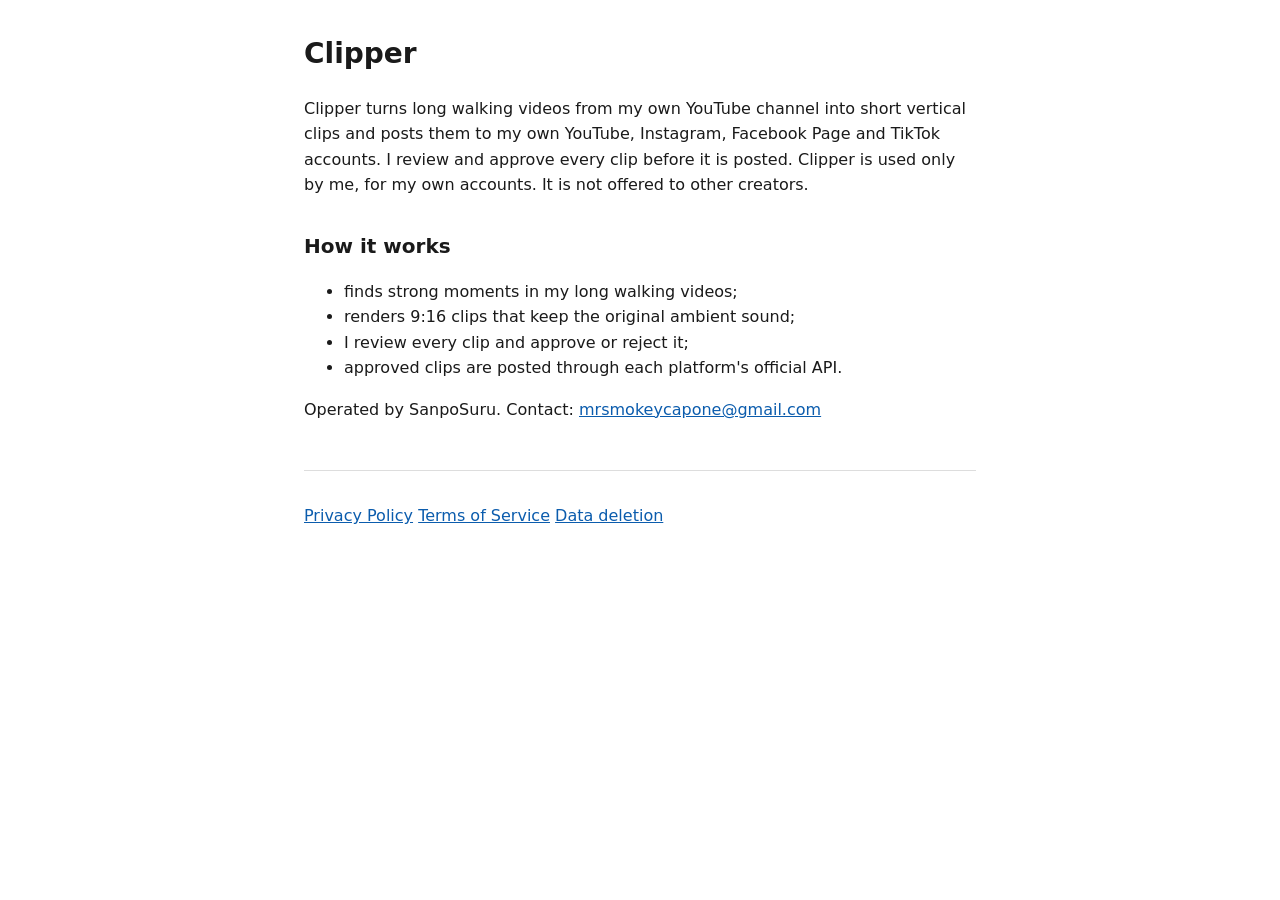
<file: index.html>
<!DOCTYPE html>
<html lang="en">
<head>
  <meta charset="UTF-8">
  <meta name="viewport" content="width=device-width, initial-scale=1">
  <meta http-equiv="Content-Security-Policy" content="default-src 'none'; style-src 'self'; img-src 'self'; base-uri 'none'; form-action 'none'">
  <title>Clipper</title>
  <link rel="stylesheet" href="style.css">
</head>
<body>
  <main>
    <h1>Clipper</h1>
    <p>Clipper turns long walking videos from my own YouTube channel into short vertical clips and posts them to my own YouTube, Instagram, Facebook Page and TikTok accounts. I review and approve every clip before it is posted. Clipper is used only by me, for my own accounts. It is not offered to other creators.</p>

    <h2>How it works</h2>
    <ul>
      <li>finds strong moments in my long walking videos;</li>
      <li>renders 9:16 clips that keep the original ambient sound;</li>
      <li>I review every clip and approve or reject it;</li>
      <li>approved clips are posted through each platform's official API.</li>
    </ul>

    <p>Operated by SanpoSuru. Contact: <a href="mailto:mrsmokeycapone@gmail.com">mrsmokeycapone@gmail.com</a></p>
  </main>

  <footer>
    <p><a href="privacy.html">Privacy Policy</a> <a href="terms.html">Terms of Service</a> <a href="data-deletion.html">Data deletion</a></p>
  </footer>
</body>
</html>
</file>
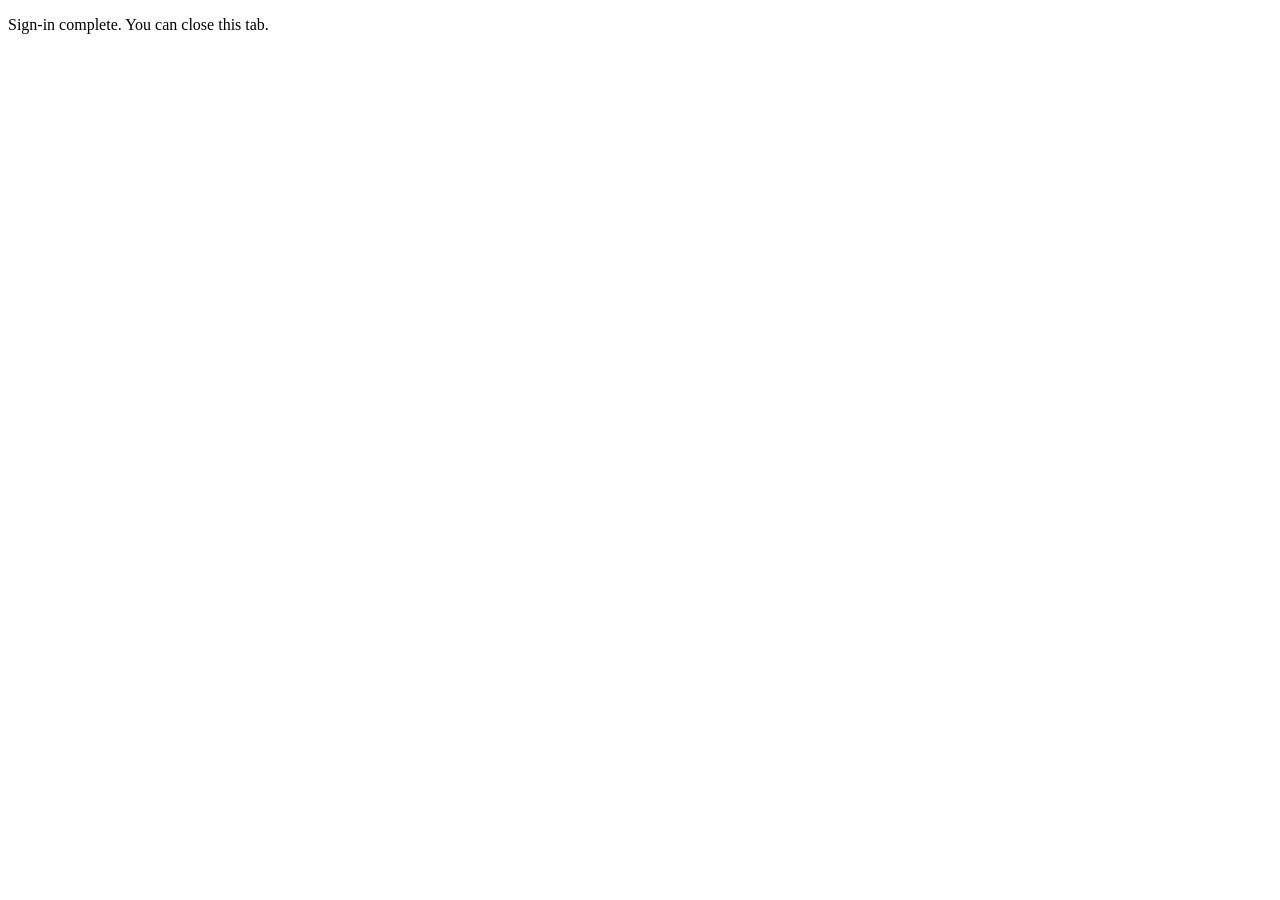
<file: callback.html>
<!DOCTYPE html>
<html lang="en">
<head>
  <meta charset="UTF-8">
  <meta name="robots" content="noindex">
  <meta name="referrer" content="no-referrer">
  <meta http-equiv="Content-Security-Policy" content="default-src 'none'">
  <title>Sign-in complete</title>
</head>
<body>
  <p>Sign-in complete. You can close this tab.</p>
</body>
</html>
</file>
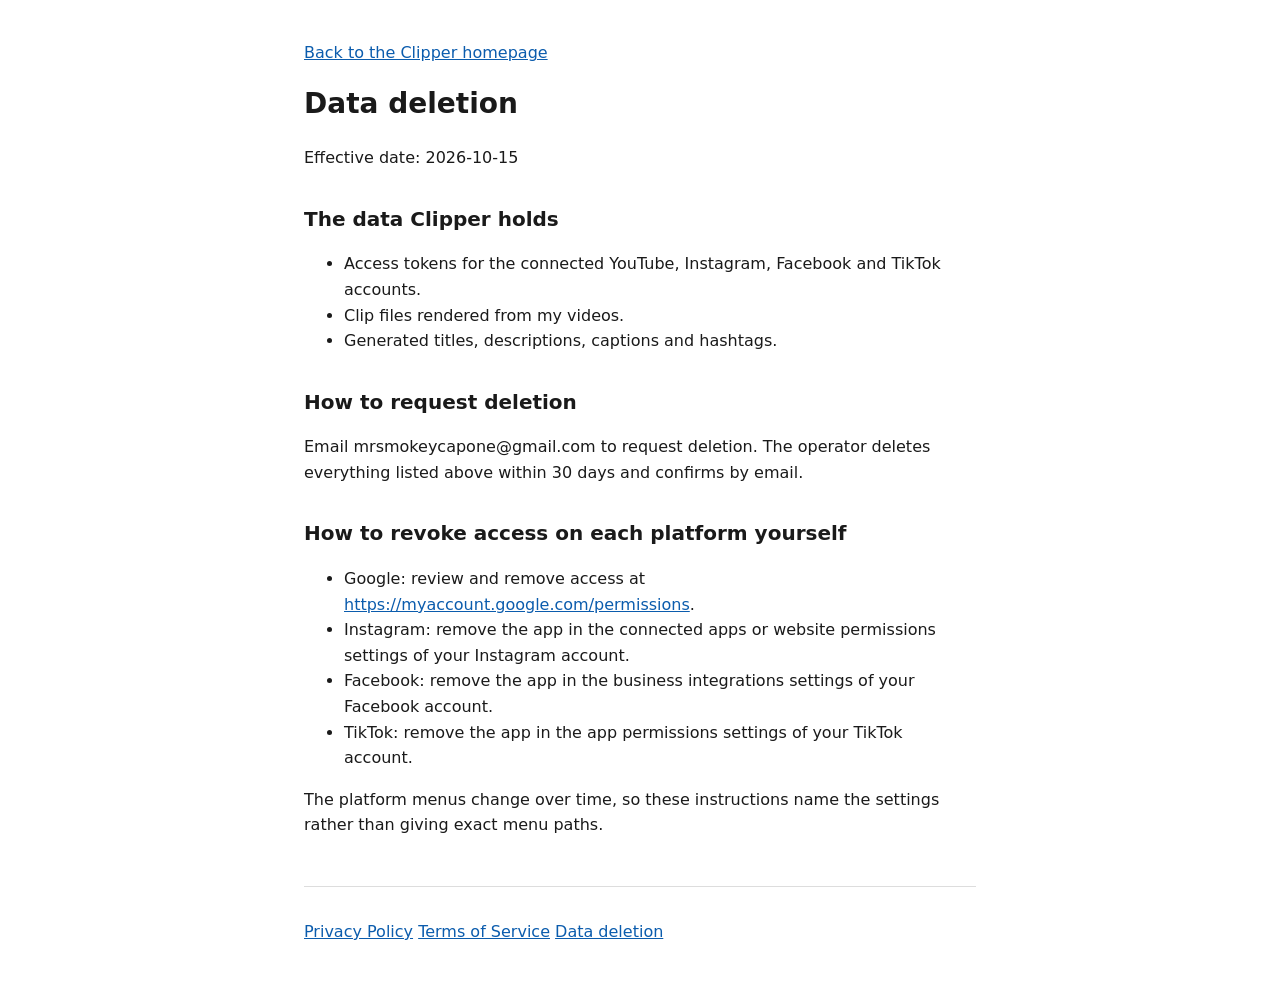
<file: data-deletion.html>
<!DOCTYPE html>
<html lang="en">
<head>
  <meta charset="UTF-8">
  <meta name="viewport" content="width=device-width, initial-scale=1">
  <meta http-equiv="Content-Security-Policy" content="default-src 'none'; style-src 'self'; img-src 'self'; base-uri 'none'; form-action 'none'">
  <title>Data deletion - Clipper</title>
  <link rel="stylesheet" href="style.css">
</head>
<body>
  <main>
    <p><a href="index.html">Back to the Clipper homepage</a></p>

    <h1>Data deletion</h1>
    <p>Effective date: 2026-10-15</p>

    <h2>The data Clipper holds</h2>
    <ul>
      <li>Access tokens for the connected YouTube, Instagram, Facebook and TikTok accounts.</li>
      <li>Clip files rendered from my videos.</li>
      <li>Generated titles, descriptions, captions and hashtags.</li>
    </ul>

    <h2>How to request deletion</h2>
    <p>Email mrsmokeycapone@gmail.com to request deletion. The operator deletes everything listed above within 30 days and confirms by email.</p>

    <h2>How to revoke access on each platform yourself</h2>
    <ul>
      <li>Google: review and remove access at <a href="https://myaccount.google.com/permissions">https://myaccount.google.com/permissions</a>.</li>
      <li>Instagram: remove the app in the connected apps or website permissions settings of your Instagram account.</li>
      <li>Facebook: remove the app in the business integrations settings of your Facebook account.</li>
      <li>TikTok: remove the app in the app permissions settings of your TikTok account.</li>
    </ul>
    <p>The platform menus change over time, so these instructions name the settings rather than giving exact menu paths.</p>
  </main>

  <footer>
    <p><a href="privacy.html">Privacy Policy</a> <a href="terms.html">Terms of Service</a> <a href="data-deletion.html">Data deletion</a></p>
  </footer>
</body>
</html>
</file>
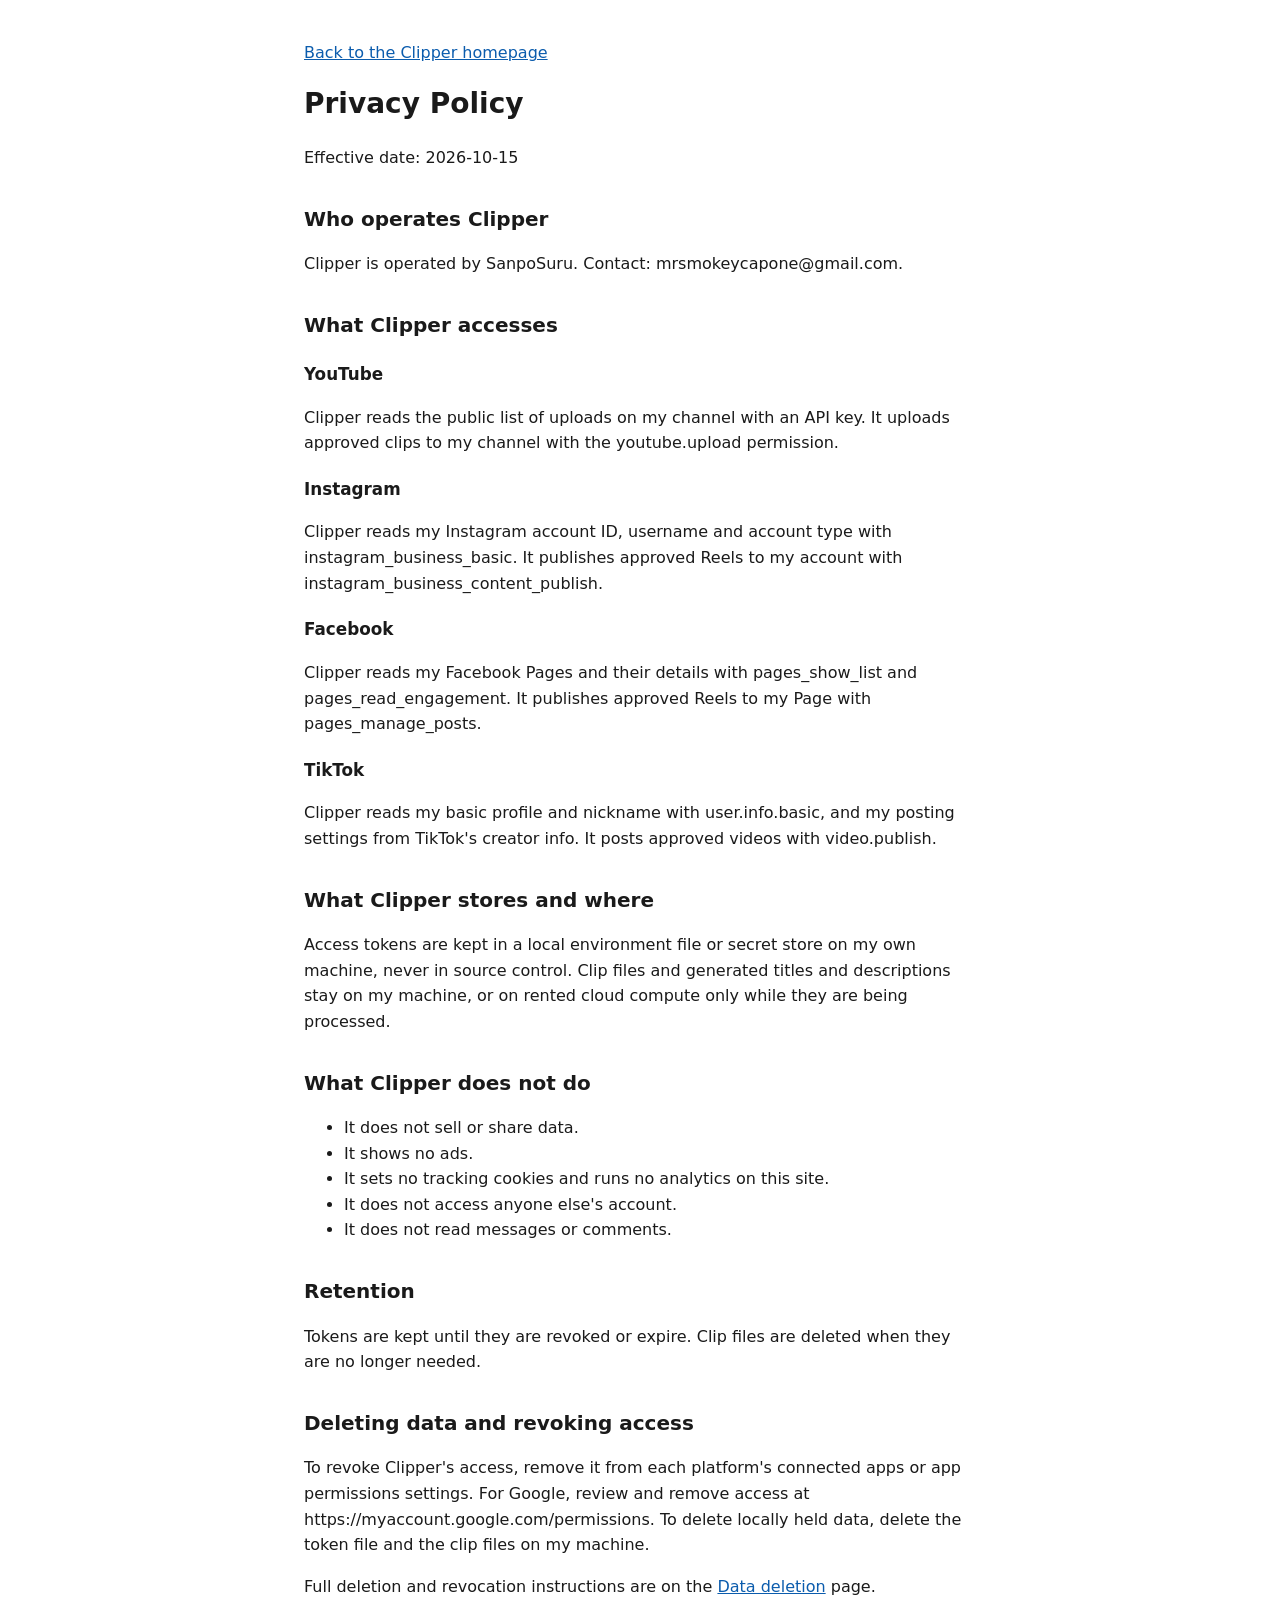
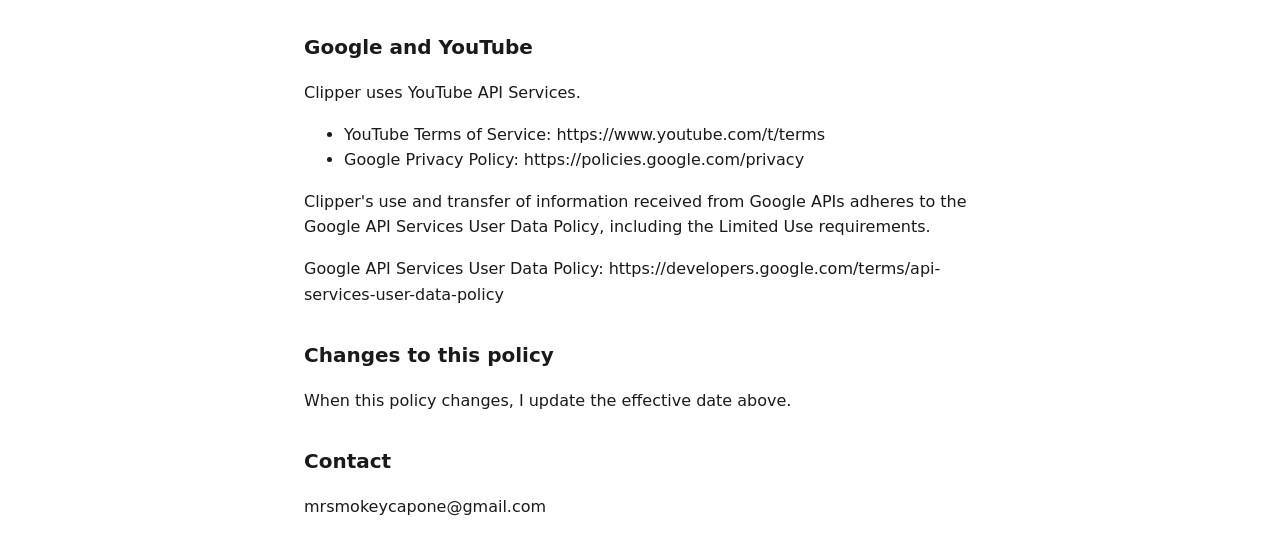
<file: privacy.html>
<!DOCTYPE html>
<html lang="en">
<head>
  <meta charset="UTF-8">
  <meta name="viewport" content="width=device-width, initial-scale=1">
  <meta http-equiv="Content-Security-Policy" content="default-src 'none'; style-src 'self'; img-src 'self'; base-uri 'none'; form-action 'none'">
  <meta name="tiktok-developers-site-verification" content="ulsbk17mDe8vmcvoForLG5yHBpobPYVB">
  <title>Privacy Policy - Clipper</title>
  <link rel="stylesheet" href="style.css">
</head>
<body>
  <main>
    <p><a href="index.html">Back to the Clipper homepage</a></p>

    <h1>Privacy Policy</h1>
    <p>Effective date: 2026-10-15</p>

    <h2>Who operates Clipper</h2>
    <p>Clipper is operated by SanpoSuru. Contact: mrsmokeycapone@gmail.com.</p>

    <h2>What Clipper accesses</h2>

    <h3>YouTube</h3>
    <p>Clipper reads the public list of uploads on my channel with an API key. It uploads approved clips to my channel with the youtube.upload permission.</p>

    <h3>Instagram</h3>
    <p>Clipper reads my Instagram account ID, username and account type with instagram_business_basic. It publishes approved Reels to my account with instagram_business_content_publish.</p>

    <h3>Facebook</h3>
    <p>Clipper reads my Facebook Pages and their details with pages_show_list and pages_read_engagement. It publishes approved Reels to my Page with pages_manage_posts.</p>

    <h3>TikTok</h3>
    <p>Clipper reads my basic profile and nickname with user.info.basic, and my posting settings from TikTok's creator info. It posts approved videos with video.publish.</p>

    <h2>What Clipper stores and where</h2>
    <p>Access tokens are kept in a local environment file or secret store on my own machine, never in source control. Clip files and generated titles and descriptions stay on my machine, or on rented cloud compute only while they are being processed.</p>

    <h2>What Clipper does not do</h2>
    <ul>
      <li>It does not sell or share data.</li>
      <li>It shows no ads.</li>
      <li>It sets no tracking cookies and runs no analytics on this site.</li>
      <li>It does not access anyone else's account.</li>
      <li>It does not read messages or comments.</li>
    </ul>

    <h2>Retention</h2>
    <p>Tokens are kept until they are revoked or expire. Clip files are deleted when they are no longer needed.</p>

    <h2>Deleting data and revoking access</h2>
    <p>To revoke Clipper's access, remove it from each platform's connected apps or app permissions settings. For Google, review and remove access at https://myaccount.google.com/permissions. To delete locally held data, delete the token file and the clip files on my machine.</p>
    <p>Full deletion and revocation instructions are on the <a href="data-deletion.html">Data deletion</a> page.</p>

    <h2>Google and YouTube</h2>
    <p>Clipper uses YouTube API Services.</p>
    <ul>
      <li>YouTube Terms of Service: https://www.youtube.com/t/terms</li>
      <li>Google Privacy Policy: https://policies.google.com/privacy</li>
    </ul>
    <p>Clipper's use and transfer of information received from Google APIs adheres to the Google API Services User Data Policy, including the Limited Use requirements.</p>
    <p>Google API Services User Data Policy: https://developers.google.com/terms/api-services-user-data-policy</p>

    <h2>Changes to this policy</h2>
    <p>When this policy changes, I update the effective date above.</p>

    <h2>Contact</h2>
    <p>mrsmokeycapone@gmail.com</p>
  </main>
</body>
</html>
</file>
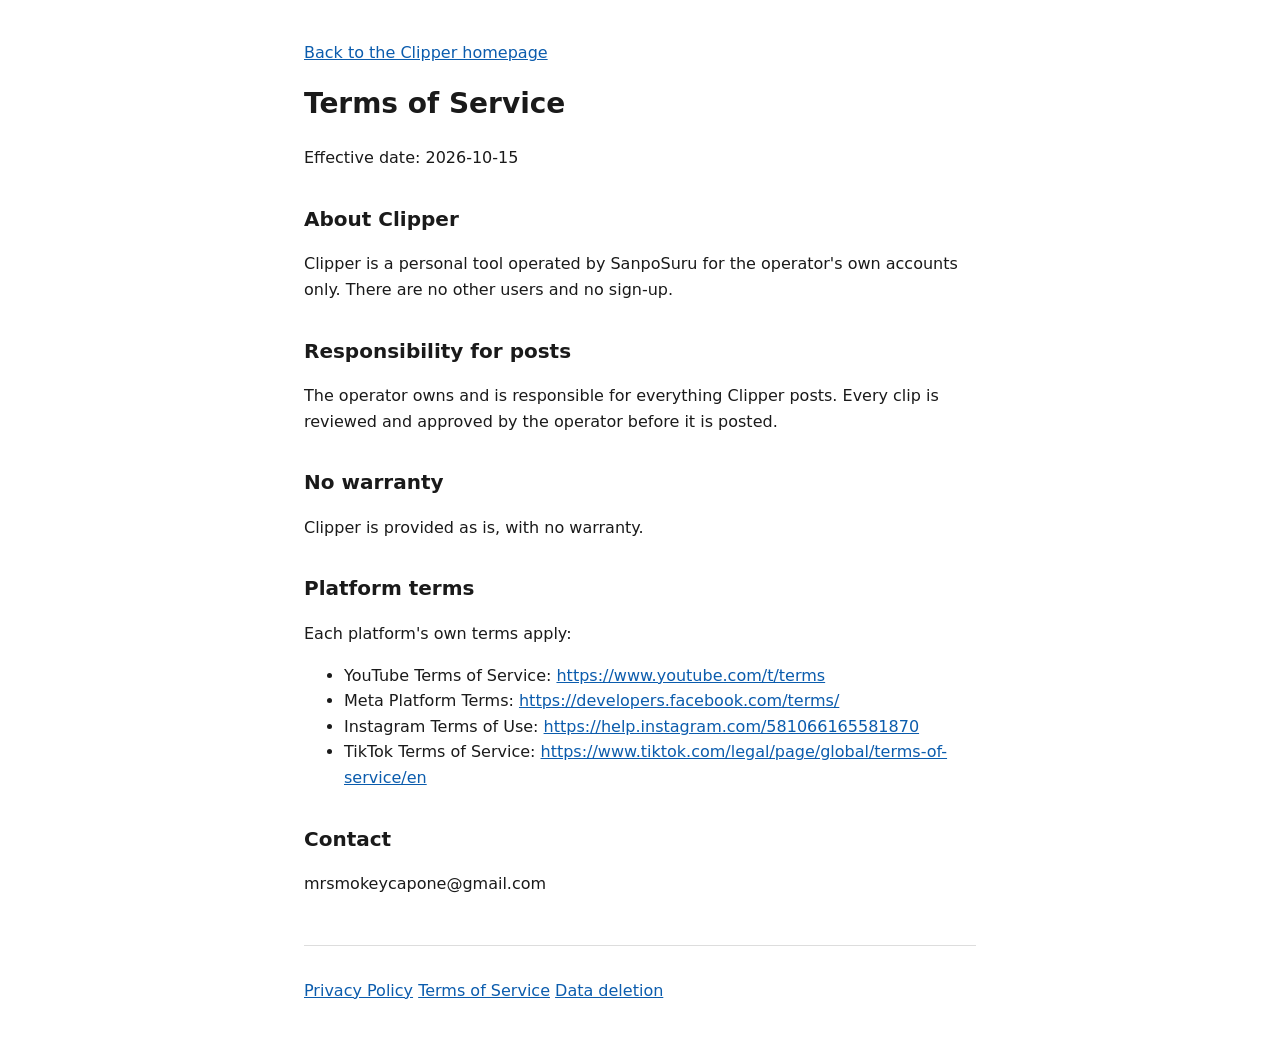
<file: terms.html>
<!DOCTYPE html>
<html lang="en">
<head>
  <meta charset="UTF-8">
  <meta name="viewport" content="width=device-width, initial-scale=1">
  <meta http-equiv="Content-Security-Policy" content="default-src 'none'; style-src 'self'; img-src 'self'; base-uri 'none'; form-action 'none'">
  <meta name="tiktok-developers-site-verification" content="ulsbk17mDe8vmcvoForLG5yHBpobPYVB">
  <title>Terms of Service - Clipper</title>
  <link rel="stylesheet" href="style.css">
</head>
<body>
  <main>
    <p><a href="index.html">Back to the Clipper homepage</a></p>

    <h1>Terms of Service</h1>
    <p>Effective date: 2026-10-15</p>

    <h2>About Clipper</h2>
    <p>Clipper is a personal tool operated by SanpoSuru for the operator's own accounts only. There are no other users and no sign-up.</p>

    <h2>Responsibility for posts</h2>
    <p>The operator owns and is responsible for everything Clipper posts. Every clip is reviewed and approved by the operator before it is posted.</p>

    <h2>No warranty</h2>
    <p>Clipper is provided as is, with no warranty.</p>

    <h2>Platform terms</h2>
    <p>Each platform's own terms apply:</p>
    <ul>
      <li>YouTube Terms of Service: <a href="https://www.youtube.com/t/terms">https://www.youtube.com/t/terms</a></li>
      <li>Meta Platform Terms: <a href="https://developers.facebook.com/terms/">https://developers.facebook.com/terms/</a></li>
      <li>Instagram Terms of Use: <a href="https://help.instagram.com/581066165581870">https://help.instagram.com/581066165581870</a></li>
      <li>TikTok Terms of Service: <a href="https://www.tiktok.com/legal/page/global/terms-of-service/en">https://www.tiktok.com/legal/page/global/terms-of-service/en</a></li>
    </ul>

    <h2>Contact</h2>
    <p>mrsmokeycapone@gmail.com</p>
  </main>

  <footer>
    <p><a href="privacy.html">Privacy Policy</a> <a href="terms.html">Terms of Service</a> <a href="data-deletion.html">Data deletion</a></p>
  </footer>
</body>
</html>
</file>
<file: style.css>
body {
  font-family: system-ui, -apple-system, "Segoe UI", Roboto, "Helvetica Neue", Arial, sans-serif;
  line-height: 1.6;
  color: #1a1a1a;
  background: #ffffff;
  margin: 0;
  padding: 1.5rem 1rem;
}

main,
footer {
  max-width: 42rem;
  margin: 0 auto;
}

h1 {
  font-size: 1.75rem;
  margin-top: 0.5rem;
}

h2 {
  font-size: 1.25rem;
  margin-top: 2rem;
}

h3 {
  font-size: 1.05rem;
  margin-top: 1.25rem;
}

a {
  color: #0b5cad;
}

footer {
  margin-top: 3rem;
  padding-top: 1rem;
  border-top: 1px solid #dddddd;
}
</file>
